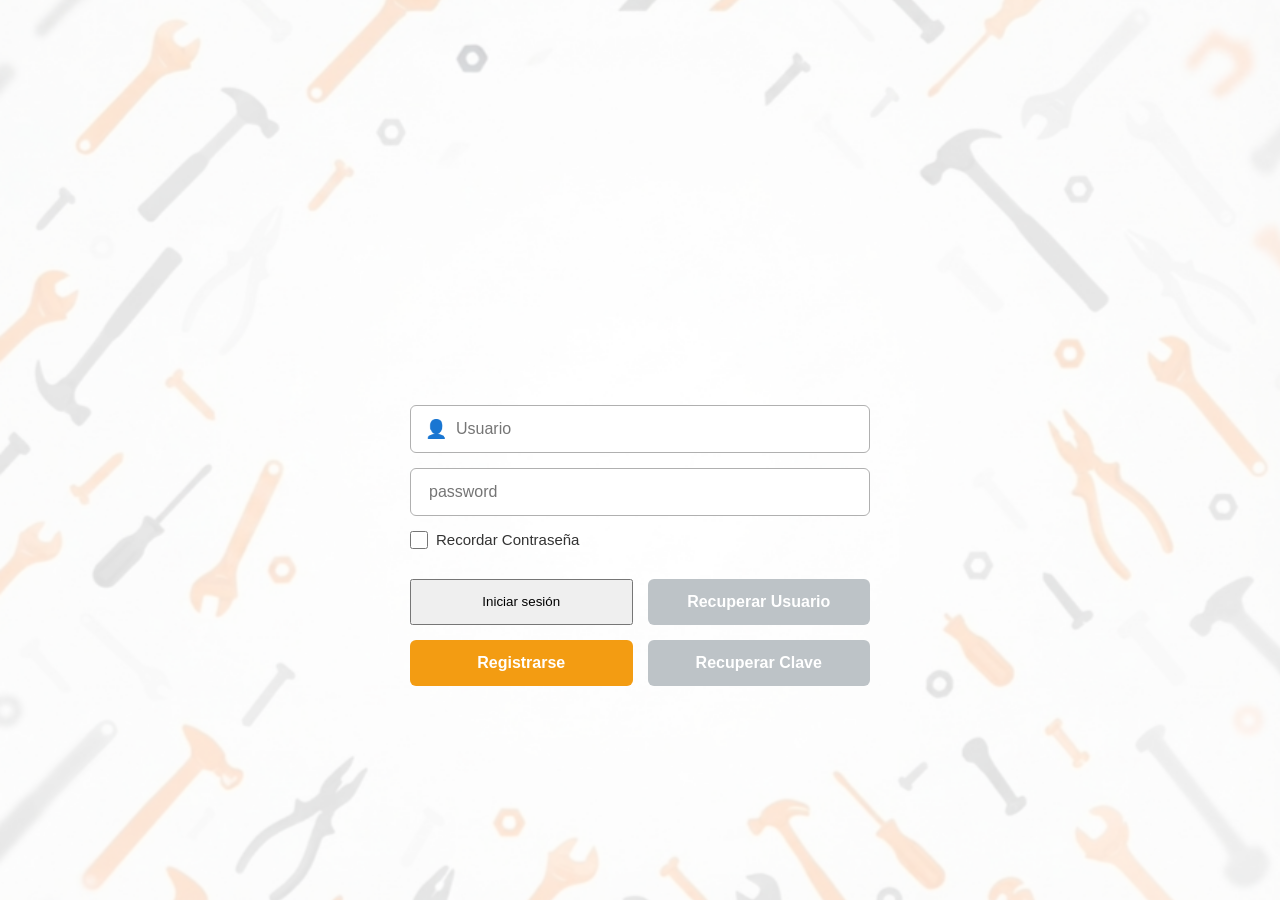
<file: index.html>
<!DOCTYPE html>
<html lang="es">
<head>
    <meta charset="UTF-8">
    <meta name="viewport" content="width=device-width, initial-scale=1.0">
    <title>FERROSTOCK</title>
    <link rel="shortcut icon" href="img/Logo ferrostock sin fondo.png" type="image/x-icon">
    <link rel="stylesheet" href="./css/style.css">
</head>
<body>
    <!-- Imagen de fondo de herramientas -->
    <div class="fondo">
        <img src="img/fondo.png" alt="Fondo herramientas">
    </div>

    <!-- Contenedor principal del login -->
    <div class="login-container">
        <!-- Video del logo -->
        <div class="logo-container">
            <video src="img/logo.mp4" autoplay muted playsinline></video>
        </div>

        <!-- Formulario / Contenedor de elementos -->
        <form class="form-grid">
            <!-- Campo Usuario con icono -->
            <div class="input-icon-wrapper">
                <span class="icon-user">👤</span>
                <input type="text" id="userInput" placeholder="Usuario" required>
            </div>

            <!-- Campo Contraseña -->
            <input type="password" id="passInput" placeholder="password" required>

            <!-- Recordar Contraseña -->
            <div class="checkbox-container">
                <input type="checkbox" id="remember">
                <label for="remember">Recordar Contraseña</label>
            </div>

            <!-- Botones de Acción -->
            <div class="buttons-grid">
                <button type="submit" id="btnlogin" class="btnlogin">Iniciar sesión</button>
                <button type="button" class="btn-secondary">Recuperar Usuario</button>
                <button type="button" class="btn-primary">Registrarse</button>
                <button type="button" class="btn-secondary">Recuperar Clave</button>
            </div>
            
        </form>
    </div>
    
    <!-- Archivo JS conectado al final -->
    <script src="js/credenciales.js"></script>

    
</script>
</body>
</html>
</file>
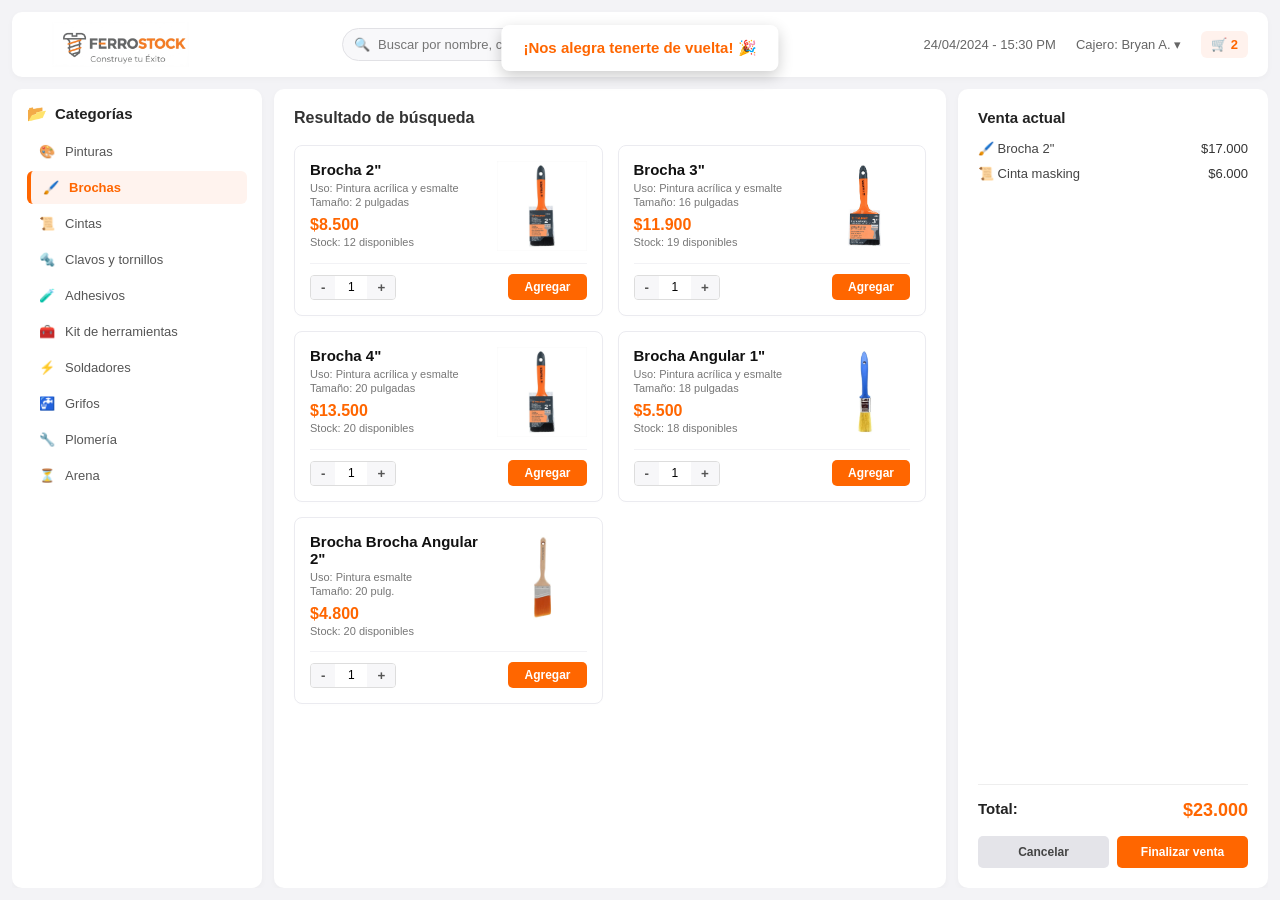
<file: dashboard.html>
<!DOCTYPE html>
<html lang="es">
<head>
    <meta charset="UTF-8">
    <meta name="viewport" content="width=device-width, initial-scale=1.0">
    <title>FERROSTOCK</title>
    <link rel="shortcut icon" href="img/Logo ferrostock sin fondo.png" type="image/x-icon">
    <link rel="stylesheet" href="./css/style-2.css">
</head>
<body>

    <div class="pos-container">

        <!-- BARRA SUPERIOR -->
        <header class="pos-header">
            <div class="header-left">
                <img src="img/logo ferrostock.jpg" alt="FERROSTOCK" class="logo-img">
                
            </div>
            <div class="header-search">
                <span class="search-icon">🔍</span>
                <input type="text" placeholder="Buscar por nombre, categoría o código...">
            </div>
            <div class="header-info">
                <span class="date-time">24/04/2024 - 15:30 PM</span>
                <span class="cashier">Cajero: Bryan A. ▾</span>
                <span class="cart-icon">🛒 2</span>
            </div>
        </header>

        <!-- CONTENEDOR PRINCIPAL (3 Columnas) -->
        <div class="pos-body">

            <!-- 1. MENÚ LATERAL DE CATEGORÍAS -->
            <aside class="sidebar">
                <div class="category-header">
                    <span class="cat-icon">📂</span>
                    <h3>Categorías</h3>
                </div>
                <ul class="category-list">
                    <li><span class="icon-item">🎨</span> Pinturas</li>
                    <li class="active"><span class="icon-item">🖌️</span> Brochas</li>
                    <li><span class="icon-item">📜</span> Cintas</li>
                    <li><span class="icon-item">🔩</span> Clavos y tornillos</li>
                    <li><span class="icon-item">🧪</span> Adhesivos</li>
                    <li><span class="icon-item">🧰</span> Kit de herramientas</li>
                    <li><span class="icon-item">⚡</span> Soldadores</li>
                    <li><span class="icon-item">🚰</span> Grifos</li>
                    <li><span class="icon-item">🔧</span> Plomería</li>
                    <li><span class="icon-item">⏳</span> Arena</li>
                </ul>
            </aside>

            <!-- 2. PANEL DE PRODUCTOS -->
            <main class="product-section">
                <h2>Resultado de búsqueda</h2>

                <div class="product-grid">
                    
                    <!-- Producto 1: Brocha 2" -->
                    <div class="product-card">
                        <div class="card-content">
                            <div class="product-info-text">
                                <h3 class="product-name">Brocha 2"</h3>
                                <p class="product-use">Uso: Pintura acrílica y esmalte</p>
                                <p class="product-size">Tamaño: 2 pulgadas</p>
                                <p class="product-price">$8.500</p>
                                <p class="product-stock">Stock: 12 disponibles</p>
                            </div>
                            <img src="img/brocha 2 pulgadas.webp" alt="Brocha 2 pulgadas" class="product-img">
                        </div>
                        <div class="product-actions">
                            <div class="quantity-selector">
                                <button class="btn-qty">-</button>
                                <input type="text" value="1" readonly>
                                <button class="btn-qty">+</button>
                            </div>
                            <button class="btn-add">Agregar</button>
                        </div>
                    </div>

                    <!-- Producto 2: Brocha 3" -->
                    <div class="product-card">
                        <div class="card-content">
                            <div class="product-info-text">
                                <h3 class="product-name">Brocha 3"</h3>
                                <p class="product-use">Uso: Pintura acrílica y esmalte</p>
                                <p class="product-size">Tamaño: 16 pulgadas</p>
                                <p class="product-price">$11.900</p>
                                <p class="product-stock">Stock: 19 disponibles</p>
                            </div>
                            <img src="img/Brocha 3 pulgadas.jpg" alt="Brocha 3 pulgadas" class="product-img">
                        </div>
                        <div class="product-actions">
                            <div class="quantity-selector">
                                <button class="btn-qty">-</button>
                                <input type="text" value="1" readonly>
                                <button class="btn-qty">+</button>
                            </div>
                            <button class="btn-add">Agregar</button>
                        </div>
                    </div>

                    <!-- Producto 3: Brocha 4" -->
                    <div class="product-card">
                        <div class="card-content">
                            <div class="product-info-text">
                                <h3 class="product-name">Brocha 4"</h3>
                                <p class="product-use">Uso: Pintura acrílica y esmalte</p>
                                <p class="product-size">Tamaño: 20 pulgadas</p>
                                <p class="product-price">$13.500</p>
                                <p class="product-stock">Stock: 20 disponibles</p>
                            </div>
                            <img src="img/brocha 2 pulgadas.webp" alt="Brocha 4 pulgadas" class="product-img">
                        </div>
                        <div class="product-actions">
                            <div class="quantity-selector">
                                <button class="btn-qty">-</button>
                                <input type="text" value="1" readonly>
                                <button class="btn-qty">+</button>
                            </div>
                            <button class="btn-add">Agregar</button>
                        </div>
                    </div>

                    <!-- Producto 4: Brocha Angular 1" -->
                    <div class="product-card">
                        <div class="card-content">
                            <div class="product-info-text">
                                <h3 class="product-name">Brocha Angular 1"</h3>
                                <p class="product-use">Uso: Pintura acrílica y esmalte</p>
                                <p class="product-size">Tamaño: 18 pulgadas</p>
                                <p class="product-price">$5.500</p>
                                <p class="product-stock">Stock: 18 disponibles</p>
                            </div>
                            <img src="img/brocha angular 1 pulgada.webp" alt="Brocha Angular" class="product-img">
                        </div>
                        <div class="product-actions">
                            <div class="quantity-selector">
                                <button class="btn-qty">-</button>
                                <input type="text" value="1" readonly>
                                <button class="btn-qty">+</button>
                            </div>
                            <button class="btn-add">Agregar</button>
                        </div>
                    </div>

                    <!-- Producto 5: Brocha Angular 2" -->
                    <div class="product-card">
                        <div class="card-content">
                            <div class="product-info-text">
                                <h3 class="product-name">Brocha Brocha Angular 2"</h3>
                                <p class="product-use">Uso: Pintura esmalte</p>
                                <p class="product-size">Tamaño: 20 pulg.</p>
                                <p class="product-price">$4.800</p>
                                <p class="product-stock">Stock: 20 disponibles</p>
                            </div>
                            <img src="img/brocha angular 2 pulgada.webp" alt="Brocha Pezana" class="product-img">
                        </div>
                        <div class="product-actions">
                            <div class="quantity-selector">
                                <button class="btn-qty">-</button>
                                <input type="text" value="1" readonly>
                                <button class="btn-qty">+</button>
                            </div>
                            <button class="btn-add">Agregar</button>
                        </div>
                    </div>

                </div>
            </main>

            <!-- 3. PANEL DERECHO: VENTA ACTUAL -->
            <aside class="cart-summary">
                <h3>Venta actual</h3>
                <div class="cart-items-list">
                    <div class="cart-item">
                        <span>🖌️ Brocha 2"</span>
                        <span class="item-price">$17.000</span>
                    </div>
                    <div class="cart-item">
                        <span>📜 Cinta masking</span>
                        <span class="item-price">$6.000</span>
                    </div>
                </div>
                
                <div class="cart-total-section">
                    <div class="total-row">
                        <span>Total:</span>
                        <span class="total-price">$23.000</span>
                    </div>
                    <div class="cart-buttons">
                        <button class="btn-cancel">Cancelar</button>
                        <button class="btn-finalize">Finalizar venta</button>
                    </div>
                </div>
            </aside>

        </div>
    </div>

    <!-- Notificación flotante de bienvenida -->
<div id="toast-bienvenida" class="toast-mensaje">
    ¡Nos alegra tenerte de vuelta! 🎉
</div>

<script>
    window.addEventListener('DOMContentLoaded', () => {
        const toast = document.getElementById('toast-bienvenida');
        
        // Aparece suavemente a los 0.5 segundos
        setTimeout(() => {
            toast.classList.add('mostrar');
        }, 500);

        // Se desvanece sola después de 3.5 segundos totales
        setTimeout(() => {
            toast.classList.remove('mostrar');
        }, 3500);
    });
</script>


</body>
</html>
</file>
<file: css/style.css>
* {
    margin: 0;
    padding: 0;
    box-sizing: border-box;
    font-family: 'Segoe UI', Tahoma, Geneva, Verdana, sans-serif;
}

body {
    width: 100vw;
    height: 100vh;
    display: flex;
    justify-content: center;
    align-items: center;
    position: relative;
    overflow: hidden;
}

/* Fondo de pantalla de herramientas */
.fondo {
    position: absolute;
    top: 0;
    left: 0;
    width: 100%;
    height: 100%;
    z-index: -1;
}

.fondo img {
    width: 100%;
    height: 100%;
    object-fit: cover;
    opacity: 0.5;
}

/* Contenedor central */
.login-container {
    background: transparent;
    padding: 20px;
    width: 500px;
    display: flex;
    flex-direction: column;
    align-items: center;
}

/* Estilos del Video (Logo grande) y Eslogan */
.logo-container {
    text-align: center;
    margin-bottom: 30px;
    width: 100%;
}

.logo-container video {
    width: 320px; /* Aquí se hace más grande para que se lea perfecto */
    height: auto;
    object-fit: contain;
    display: block;
    margin: 0 auto;
}

.logo-container p {
    font-size: 16px;
    color: #444;
    font-weight: 500;
    margin-top: 5px;
}

/* Campos de entrada (Inputs) */
.form-grid {
    width: 100%;
    display: flex;
    flex-direction: column;
    gap: 15px;
}

.input-icon-wrapper {
    position: relative;
    display: flex;
    align-items: center;
}

.input-icon-wrapper .icon-user {
    position: absolute;
    left: 15px;
    font-size: 18px;
    color: #777;
}

.input-icon-wrapper input {
    padding-left: 45px !important;
}

input[type="text"],
input[type="password"] {
    width: 100%;
    padding: 14px 18px;
    border: 1px solid #b0b0b0;
    border-radius: 6px;
    font-size: 16px;
    outline: none;
    color: #333;
    background-color: rgba(255, 255, 255, 0.95);
    transition: border-color 0.3s;
}

input[type="text"]:focus,
input[type="password"]:focus {
    border-color: #f39c12;
    background-color: #fff;
}

/* Checkbox Recordar Contraseña */
.checkbox-container {
    display: flex;
    align-items: center;
    gap: 8px;
    font-size: 15px;
    color: #333;
    margin-bottom: 5px;
}

.checkbox-container input {
    width: 18px;
    height: 18px;
    accent-color: #f39c12;
    cursor: pointer;
}

/* Cuadrícula de botones */
.buttons-grid {
    display: grid;
    grid-template-columns: 1fr 1fr;
    gap: 15px;
    margin-top: 10px;
}

.btn-primary {
    background-color: #f39c12;
    color: white;
    border: none;
    padding: 14px;
    font-size: 16px;
    font-weight: 600;
    border-radius: 6px;
    cursor: pointer;
    transition: background 0.3s, transform 0.2s;
}

.btn-primary:hover {
    background-color: #e67e22;
    transform: translateY(-1px);
}

.btn-secondary {
    background-color: #bdc3c7;
    color: #fff;
    border: none;
    padding: 14px;
    font-size: 16px;
    font-weight: 600;
    border-radius: 6px;
    cursor: pointer;
    transition: background 0.3s, transform 0.2s;
}

.btn-secondary:hover {
    background-color: #95a5a6;
    transform: translateY(-1px);
}
</file>
<file: css/style-2.css>
/* CONFIGURACIÓN GENERAL */
body {
    margin: 0;
    padding: 0;
    background-color: #f3f3f6;
    font-family: 'Segoe UI', Arial, sans-serif;
    color: #333;
}

.pos-container {
    display: flex;
    flex-direction: column;
    height: 100vh;
    padding: 12px;
    box-sizing: border-box;
    gap: 12px;
}

/* 1. BARRA SUPERIOR */
.pos-header {
    display: flex;
    align-items: center;
    justify-content: space-between;
    background-color: #ffffff;
    padding: 10px 20px;
    border-radius: 10px;
    box-shadow: 0 2px 6px rgba(0,0,0,0.03);
}

.header-left {
    display: flex;
    align-items: center;
    margin-left: 20 px;
}

.logo-img {
    height: 45px;
    width: auto;
    margin-left: 20px;
}

.brand-text {
    font-weight: bold;
    font-size: 16px;
    letter-spacing: 0.5px;
}

.header-search {
    position: relative;
    display: flex;
    align-items: center;
}

.search-icon {
    position: absolute;
    left: 12px;
    font-size: 13px;
    color: #999;
}

.header-search input {
    width: 380px;
    padding: 8px 12px 8px 35px;
    border: 1px solid #e1e1e5;
    border-radius: 20px;
    background-color: #f8f8fa;
    outline: none;
    font-size: 13px;
}

.header-info {
    display: flex;
    align-items: center;
    gap: 20px;
    font-size: 13px;
    color: #666;
}

.cart-icon {
    font-weight: bold;
    color: #ff6600;
    background-color: #fff2ed;
    padding: 6px 10px;
    border-radius: 6px;
}

/* CUERPO PRINCIPAL */
.pos-body {
    display: flex;
    gap: 12px;
    flex: 1;
    overflow: hidden;
}

/* 2. BARRA LATERAL (CATEGORÍAS) */
.sidebar {
    width: 220px;
    background-color: #ffffff;
    border-radius: 10px;
    padding: 15px;
    box-shadow: 0 2px 6px rgba(0,0,0,0.03);
    overflow-y: auto;
}

.category-header {
    display: flex;
    align-items: center;
    gap: 8px;
    margin-bottom: 12px;
}

.category-header h3 {
    font-size: 15px;
    margin: 0;
    color: #222;
}

.category-list {
    list-style: none;
    padding: 0;
    margin: 0;
}

.category-list li {
    padding: 9px 12px;
    font-size: 13px;
    color: #555;
    cursor: pointer;
    border-radius: 6px;
    margin-bottom: 3px;
    display: flex;
    align-items: center;
    gap: 10px;
    transition: background 0.2s;
}

.category-list li:hover {
    background-color: #f8f8fa;
}

.category-list li.active {
    background-color: #fff3ee;
    color: #ff6600;
    border-left: 4px solid #ff6600;
    font-weight: 600;
}

/* 3. SECCIÓN DE PRODUCTOS (CENTRAL) */
.product-section {
    flex: 1;
    background-color: #ffffff;
    border-radius: 10px;
    padding: 20px;
    box-shadow: 0 2px 6px rgba(0,0,0,0.03);
    overflow-y: auto;
}

.product-section h2 {
    font-size: 16px;
    margin-top: 0;
    margin-bottom: 18px;
    color: #333;
}

.product-grid {
    display: grid;
    grid-template-columns: repeat(2, 1fr);
    gap: 15px;
}

.product-card {
    border: 1px solid #ebebf0;
    border-radius: 8px;
    padding: 15px;
    background-color: #ffffff;
    display: flex;
    flex-direction: column;
    justify-content: space-between;
    box-shadow: 0 1px 3px rgba(0,0,0,0.01);
}

.card-content {
    display: flex;
    justify-content: space-between;
    align-items: flex-start;
}

.product-info-text {
    flex: 1;
}

.product-name {
    font-size: 15px;
    font-weight: bold;
    margin: 0 0 4px 0;
    color: #111;
}

.product-use, .product-size, .product-stock {
    font-size: 11px;
    color: #777;
    margin: 2px 0;
}

.product-price {
    font-size: 16px;
    font-weight: bold;
    color: #ff6600;
    margin: 8px 0 2px 0;
}

.product-img {
    width: 90px;
    height: 90px;
    object-fit: contain;
    margin-left: 10px;
}

.product-actions {
    display: flex;
    justify-content: space-between;
    align-items: center;
    margin-top: 12px;
    border-top: 1px solid #f2f2f5;
    padding-top: 10px;
}

.quantity-selector {
    display: flex;
    align-items: center;
    border: 1px solid #ddd;
    border-radius: 4px;
    overflow: hidden;
}

.btn-qty {
    background-color: #f7f7f9;
    border: none;
    padding: 4px 10px;
    cursor: pointer;
    font-weight: bold;
    color: #555;
}

.quantity-selector input {
    width: 28px;
    text-align: center;
    border: none;
    outline: none;
    font-size: 12px;
    background: transparent;
}

.btn-add {
    background-color: #ff6600;
    color: white;
    border: none;
    padding: 6px 16px;
    border-radius: 5px;
    cursor: pointer;
    font-weight: 600;
    font-size: 12px;
}

.btn-add:hover {
    background-color: #e65c00;
}

/* 4. PANEL DERECHO (VENTA ACTUAL) */
.cart-summary {
    width: 270px;
    background-color: #ffffff;
    border-radius: 10px;
    padding: 20px;
    box-shadow: 0 2px 6px rgba(0,0,0,0.03);
    display: flex;
    flex-direction: column;
    justify-content: space-between;
}

.cart-summary h3 {
    font-size: 15px;
    margin-top: 0;
    margin-bottom: 15px;
    color: #222;
}

.cart-items-list {
    flex: 1;
    overflow-y: auto;
}

.cart-item {
    display: flex;
    justify-content: space-between;
    font-size: 13px;
    margin-bottom: 10px;
    color: #444;
}

.item-price {
    font-weight: 500;
    color: #333;
}

.cart-total-section {
    border-top: 1px solid #eee;
    padding-top: 15px;
}

.total-row {
    display: flex;
    justify-content: space-between;
    font-size: 15px;
    font-weight: bold;
    margin-bottom: 15px;
    color: #222;
}

.total-price {
    color: #ff6600;
    font-size: 18px;
}

.cart-buttons {
    display: flex;
    gap: 8px;
}

.btn-cancel {
    flex: 1;
    background-color: #e4e4e9;
    border: none;
    padding: 9px;
    border-radius: 5px;
    cursor: pointer;
    font-weight: 600;
    font-size: 12px;
    color: #444;
}

.btn-finalize {
    flex: 1;
    background-color: #ff6600;
    border: none;
    padding: 9px;
    border-radius: 5px;
    cursor: pointer;
    font-weight: 600;
    font-size: 12px;
    color: white;
}

.btn-finalize:hover {
    background-color: #e65c00;
}

/* Notificación flotante centrada en la parte superior */
.toast-mensaje {
    position: fixed;
    top: 25px;
    left: 50%;
    transform: translateX(-50%) translateY(-20px);
    background-color: #ffffff;
    color: #ff6600;
    padding: 14px 22px;
    border-radius: 8px;
    box-shadow: 0 5px 15px rgba(0, 0, 0, 0.2);
    font-size: 15px;
    font-weight: bold;
    z-index: 9999;
    opacity: 0;
    visibility: hidden;
    transition: opacity 0.4s ease, transform 0.4s ease, visibility 0.4s ease;
}

.toast-mensaje.mostrar {
    opacity: 1;
    visibility: visible;
    transform: translateX(-50%) translateY(0);
}
</file>
